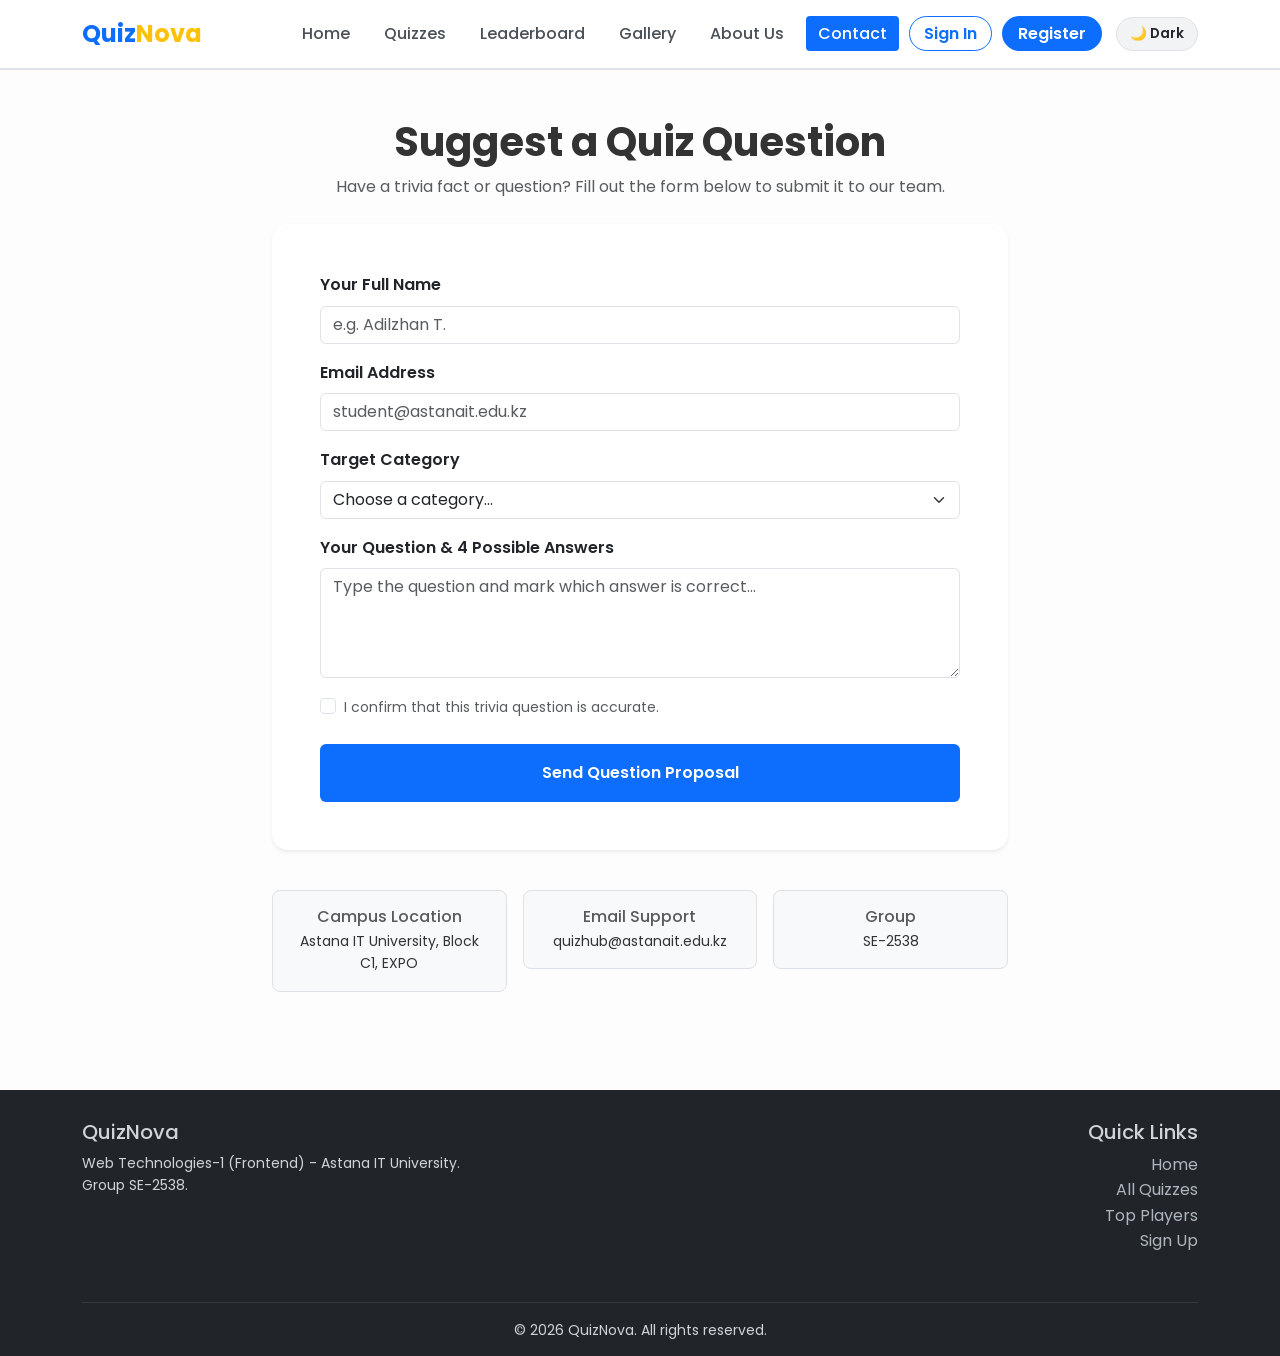
<file: contact.html>
<!DOCTYPE html>
<html lang="en">
<head>
  <meta charset="UTF-8">
  <meta name="viewport" content="width=device-width, initial-scale=1.0">
  <title>QuizNova - Contact</title>
  
  <link rel="preconnect" href="https://fonts.googleapis.com">
  <link rel="preconnect" href="https://fonts.gstatic.com" crossorigin>
  <link href="https://fonts.googleapis.com/css2?family=Poppins:wght@400;500;600;700&display=swap" rel="stylesheet">
  
  <link href="https://cdn.jsdelivr.net/npm/bootstrap@5.3.3/dist/css/bootstrap.min.css" rel="stylesheet">
  <link rel="stylesheet" href="css/style.css">
  <script>
    (function () {
      var savedTheme = localStorage.getItem("quiznova_theme");
      if (savedTheme === "dark") {
        document.documentElement.setAttribute("data-theme", "dark");
        document.documentElement.setAttribute("data-bs-theme", "dark");
      }
    })();
  </script>
</head>
<body>

    <header class="custom-header">
    <div class="container header-container">
      <a href="index.html" class="site-logo">Quiz<span>Nova</span></a>
      <nav class="custom-nav">
        <ul>
          <li><a href="index.html">Home</a></li>
          <li><a href="quizzes.html">Quizzes</a></li>
          <li><a href="leaderboard.html">Leaderboard</a></li>
          <li><a href="gallery.html">Gallery</a></li>
          <li><a href="about.html">About Us</a></li>
          <li><a href="contact.html" class="active">Contact</a></li>
          <li class="nav-guest-only"><a href="signin.html" class="btn-nav-signin">Sign In</a></li>
          <li class="nav-guest-only"><a href="register.html" class="btn-nav-register">Register</a></li>
          <li class="nav-user-only" style="display: none;">
            <a href="signin.html" class="nav-user-pill" id="navUserBadge">👤 <span id="navUserName">Player</span></a>
          </li>
          <li class="nav-user-only" style="display: none;">
            <button type="button" id="navSignOutBtn" class="btn-nav-signout">Sign Out</button>
          </li>
        </ul>
        <div class="header-controls">
          <button type="button" id="themeToggleBtn" class="theme-toggle-btn" aria-label="Toggle color theme">🌙 Dark</button>
        </div>
      </nav>
    </div>
  </header>

  <main class="container my-5">
    <div class="row justify-content-center">
      <div class="col-12 col-lg-8">
        
        <div class="text-center mb-4">
          <h1 class="fw-bold">Suggest a Quiz Question</h1>
          <p class="text-muted">Have a trivia fact or question? Fill out the form below to submit it to our team.</p>
        </div>

        <div id="contactSuccessAlert" class="alert alert-success shadow-sm" style="display: none;" role="alert">
          Thank you! Your question suggestion has been received.
        </div>

        <div class="card p-4 p-md-5 shadow-sm border-0 bg-white rounded-4">
          <form id="contactForm">
            
            <div class="mb-3">
              <label for="contactFullName" class="form-label fw-semibold">Your Full Name</label>
              <input type="text" class="form-control" id="contactFullName" placeholder="e.g. Adilzhan T." required>
            </div>

            <div class="mb-3">
              <label for="contactEmail" class="form-label fw-semibold">Email Address</label>
              <input type="email" class="form-control" id="contactEmail" placeholder="student@astanait.edu.kz" required>
            </div>

            <div class="mb-3">
              <label for="contactCategory" class="form-label fw-semibold">Target Category</label>
              <select class="form-select" id="contactCategory" required>
                <option value="" selected disabled>Choose a category...</option>
                <option value="web-dev">Web Technologies & Coding</option>
                <option value="history">World History</option>
                <option value="science">Science & Nature</option>
                <option value="campus">Astana IT University Trivia</option>
                <option value="cinema">Cinema & Pop Culture</option>
              </select>
            </div>

            <div class="mb-3">
              <label for="contactQuestion" class="form-label fw-semibold">Your Question & 4 Possible Answers</label>
              <textarea class="form-control" id="contactQuestion" rows="4" placeholder="Type the question and mark which answer is correct..." required></textarea>
            </div>

            <div class="mb-4 form-check">
              <input type="checkbox" class="form-check-input" id="contactTerms" required>
              <label class="form-check-label small text-muted" for="contactTerms">
                I confirm that this trivia question is accurate.
              </label>
            </div>

            <button type="submit" class="custom-btn w-100 py-3 fw-semibold">Send Question Proposal</button>

          </form>
        </div>

        <div class="row g-3 mt-4 text-center">
          <div class="col-md-4">
            <div class="p-3 bg-light border rounded-3">
              <h6 class="text-muted mb-1">Campus Location</h6>
              <p class="small mb-0">Astana IT University, Block C1, EXPO</p>
            </div>
          </div>
          <div class="col-md-4">
            <div class="p-3 bg-light border rounded-3">
              <h6 class="text-muted mb-1">Email Support</h6>
              <p class="small mb-0">quizhub@astanait.edu.kz</p>
            </div>
          </div>
          <div class="col-md-4">
            <div class="p-3 bg-light border rounded-3">
              <h6 class="text-muted mb-1">Group</h6>
              <p class="small mb-0">SE-2538</p>
            </div>
          </div>
        </div>

      </div>
    </div>
  </main>

  <a href="#" class="floating-back-btn" title="Back to top">↑</a>

  <footer class="custom-footer">
    <div class="container">
      <div class="row">
        <div class="col-12 col-md-6 mb-3">
          <h5>QuizNova</h5>
          <p class="small">Web Technologies-1 (Frontend) - Astana IT University.<br>Group SE-2538.</p>
        </div>
        <div class="col-12 col-md-6 text-md-end mb-3">
          <h5>Quick Links</h5>
          <ul class="list-unstyled">
            <li><a href="index.html">Home</a></li>
            <li><a href="quizzes.html">All Quizzes</a></li>
            <li><a href="leaderboard.html">Top Players</a></li>
            <li><a href="register.html">Sign Up</a></li>
          </ul>
        </div>
      </div>
      <hr class="border-secondary">
      <div class="text-center small">
        &copy; 2026 QuizNova. All rights reserved.
      </div>
    </div>
  </footer>

  <script src="https://code.jquery.com/jquery-3.7.1.min.js"></script>
  <script src="https://cdn.jsdelivr.net/npm/bootstrap@5.3.3/dist/js/bootstrap.bundle.min.js"></script>
  <script src="js/script.js"></script>
  <script>
    $("#contactForm").on("submit", function(e) {
      e.preventDefault();
      $("#contactSuccessAlert").slideDown(250);
      this.reset();
      setTimeout(function() {
        $("#contactSuccessAlert").slideUp(250);
      }, 3500);
    });
  </script>
</body>
</html>
</file>
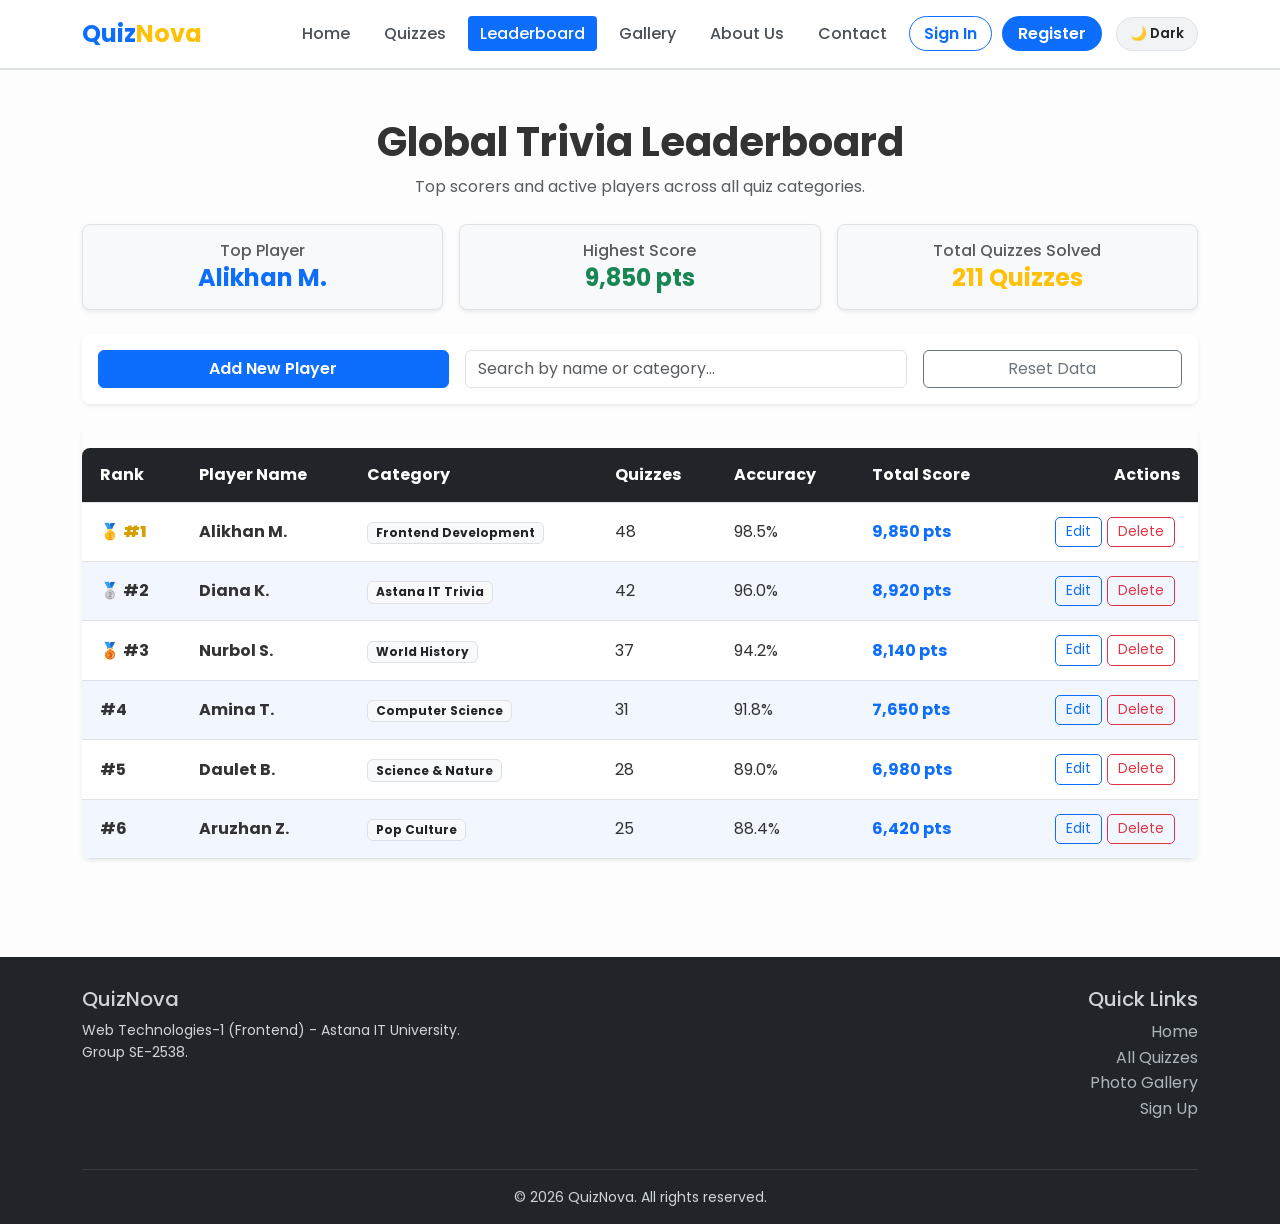
<file: leaderboard.html>
<!DOCTYPE html>
<html lang="en">
<head>
  <meta charset="UTF-8">
  <meta name="viewport" content="width=device-width, initial-scale=1.0">
  <title>QuizNova - Leaderboard</title>
  
  <link rel="preconnect" href="https://fonts.googleapis.com">
  <link rel="preconnect" href="https://fonts.gstatic.com" crossorigin>
  <link href="https://fonts.googleapis.com/css2?family=Poppins:wght@400;500;600;700&display=swap" rel="stylesheet">
  
  <link href="https://cdn.jsdelivr.net/npm/bootstrap@5.3.3/dist/css/bootstrap.min.css" rel="stylesheet">
  <link rel="stylesheet" href="css/style.css">
  <script>
    (function () {
      var savedTheme = localStorage.getItem("quiznova_theme");
      if (savedTheme === "dark") {
        document.documentElement.setAttribute("data-theme", "dark");
        document.documentElement.setAttribute("data-bs-theme", "dark");
      }
    })();
  </script>
</head>
<body>

    <header class="custom-header">
    <div class="container header-container">
      <a href="index.html" class="site-logo">Quiz<span>Nova</span></a>
      <nav class="custom-nav">
        <ul>
          <li><a href="index.html">Home</a></li>
          <li><a href="quizzes.html">Quizzes</a></li>
          <li><a href="leaderboard.html" class="active">Leaderboard</a></li>
          <li><a href="gallery.html">Gallery</a></li>
          <li><a href="about.html">About Us</a></li>
          <li><a href="contact.html">Contact</a></li>
          <li class="nav-guest-only"><a href="signin.html" class="btn-nav-signin">Sign In</a></li>
          <li class="nav-guest-only"><a href="register.html" class="btn-nav-register">Register</a></li>
          <li class="nav-user-only" style="display: none;">
            <a href="signin.html" class="nav-user-pill" id="navUserBadge">👤 <span id="navUserName">Player</span></a>
          </li>
          <li class="nav-user-only" style="display: none;">
            <button type="button" id="navSignOutBtn" class="btn-nav-signout">Sign Out</button>
          </li>
        </ul>
        <div class="header-controls">
          <button type="button" id="themeToggleBtn" class="theme-toggle-btn" aria-label="Toggle color theme">🌙 Dark</button>
        </div>
      </nav>
    </div>
  </header>

  <main class="container my-5">
    <div class="text-center mb-4">
      <h1 class="fw-bold">Global Trivia Leaderboard</h1>
      <p class="text-muted">Top scorers and active players across all quiz categories.</p>
    </div>

    <div id="tableAlert" class="alert alert-success alert-dismissible fade show" style="display: none;" role="alert"></div>

    <div class="row g-3 mb-4 text-center">
      <div class="col-md-4">
        <div class="p-3 bg-light border rounded-3 shadow-sm">
          <h6 class="text-muted mb-1">Top Player</h6>
          <h4 id="statTopPlayer" class="fw-bold text-primary mb-0">Loading...</h4>
        </div>
      </div>
      <div class="col-md-4">
        <div class="p-3 bg-light border rounded-3 shadow-sm">
          <h6 class="text-muted mb-1">Highest Score</h6>
          <h4 id="statHighestScore" class="fw-bold text-success mb-0">0 pts</h4>
        </div>
      </div>
      <div class="col-md-4">
        <div class="p-3 bg-light border rounded-3 shadow-sm">
          <h6 class="text-muted mb-1">Total Quizzes Solved</h6>
          <h4 id="statTotalQuizzes" class="fw-bold text-warning mb-0">0 Quizzes</h4>
        </div>
      </div>
    </div>

    <div class="card p-3 mb-4 border-0 shadow-sm bg-white rounded-3">
      <div class="row g-3 align-items-center">
        <div class="col-12 col-md-4">
          <button type="button" id="btnOpenAddModal" class="btn btn-primary w-100 fw-semibold">
            Add New Player
          </button>
        </div>
        
        <div class="col-12 col-md-5">
          <input type="text" id="leaderboardSearchInput" class="form-control" placeholder="Search by name or category...">
        </div>

        <div class="col-12 col-md-3 text-md-end">
          <button type="button" id="btnResetLeaderboard" class="btn btn-outline-secondary w-100">
            Reset Data
          </button>
        </div>
      </div>
    </div>

    <div class="table-responsive shadow-sm rounded-3">
      <table id="leaderboardTable" class="leaderboard-table">
        <thead>
          <tr>
            <th scope="col">Rank</th>
            <th scope="col">Player Name</th>
            <th scope="col">Category</th>
            <th scope="col">Quizzes</th>
            <th scope="col">Accuracy</th>
            <th scope="col">Total Score</th>
            <th scope="col" class="text-end">Actions</th>
          </tr>
        </thead>
        <tbody id="leaderboardTableBody"></tbody>
      </table>
    </div>
  </main>

  <div class="modal fade" id="playerModal" tabindex="-1" aria-labelledby="playerModalLabel" aria-hidden="true">
    <div class="modal-dialog modal-dialog-centered">
      <div class="modal-content">
        
        <div class="modal-header">
          <h5 class="modal-title fw-bold" id="playerModalLabel">Add Player</h5>
          <button type="button" class="btn-close" data-bs-dismiss="modal" aria-label="Close"></button>
        </div>

        <form id="playerForm">
          <div class="modal-body">
            
            <input type="hidden" id="playerId">

            <div id="playerModalError" class="alert alert-danger py-2 small mb-3" style="display: none;"></div>

            <div class="mb-3">
              <label for="playerName" class="form-label fw-semibold">Player Name</label>
              <input type="text" class="form-control" id="playerName" placeholder="e.g. Adilzhan T." required>
            </div>

            <div class="mb-3">
              <label for="playerCategory" class="form-label fw-semibold">Favorite Category</label>
              <select class="form-select" id="playerCategory" required>
                <option value="Frontend Development">Frontend Development</option>
                <option value="Astana IT Trivia">Astana IT Trivia</option>
                <option value="World History">World History</option>
                <option value="Computer Science">Computer Science</option>
                <option value="Science & Nature">Science & Nature</option>
                <option value="Pop Culture">Pop Culture</option>
              </select>
            </div>

            <div class="mb-3">
              <label for="playerQuizzes" class="form-label fw-semibold">Quizzes Completed</label>
              <input type="number" class="form-control" id="playerQuizzes" min="1" max="500" placeholder="e.g. 35" required>
            </div>

            <div class="mb-3">
              <label for="playerAccuracy" class="form-label fw-semibold">Accuracy (%)</label>
              <input type="number" step="0.1" class="form-control" id="playerAccuracy" min="0" max="100" placeholder="e.g. 95.5" required>
            </div>

            <div class="mb-3">
              <label for="playerScore" class="form-label fw-semibold">Total Score</label>
              <input type="number" class="form-control" id="playerScore" min="0" max="100000" placeholder="e.g. 8500" required>
            </div>

          </div>

          <div class="modal-footer">
            <button type="button" class="btn btn-secondary" data-bs-dismiss="modal">Cancel</button>
            <button type="submit" id="btnSavePlayer" class="btn btn-primary fw-semibold">Save Player</button>
          </div>
        </form>

      </div>
    </div>
  </div>

  <a href="#" class="floating-back-btn" title="Back to top">↑</a>

  <footer class="custom-footer">
    <div class="container">
      <div class="row">
        <div class="col-12 col-md-6 mb-3">
          <h5>QuizNova</h5>
          <p class="small">Web Technologies-1 (Frontend) - Astana IT University.<br>Group SE-2538.</p>
        </div>
        <div class="col-12 col-md-6 text-md-end mb-3">
          <h5>Quick Links</h5>
          <ul class="list-unstyled">
            <li><a href="index.html">Home</a></li>
            <li><a href="quizzes.html">All Quizzes</a></li>
            <li><a href="gallery.html">Photo Gallery</a></li>
            <li><a href="register.html">Sign Up</a></li>
          </ul>
        </div>
      </div>
      <hr class="border-secondary">
      <div class="text-center small">
        &copy; 2026 QuizNova. All rights reserved.
      </div>
    </div>
  </footer>

  <script src="https://code.jquery.com/jquery-3.7.1.min.js"></script>
  <script src="https://cdn.jsdelivr.net/npm/bootstrap@5.3.3/dist/js/bootstrap.bundle.min.js"></script>
  <script src="js/script.js"></script>
</body>
</html>
</file>
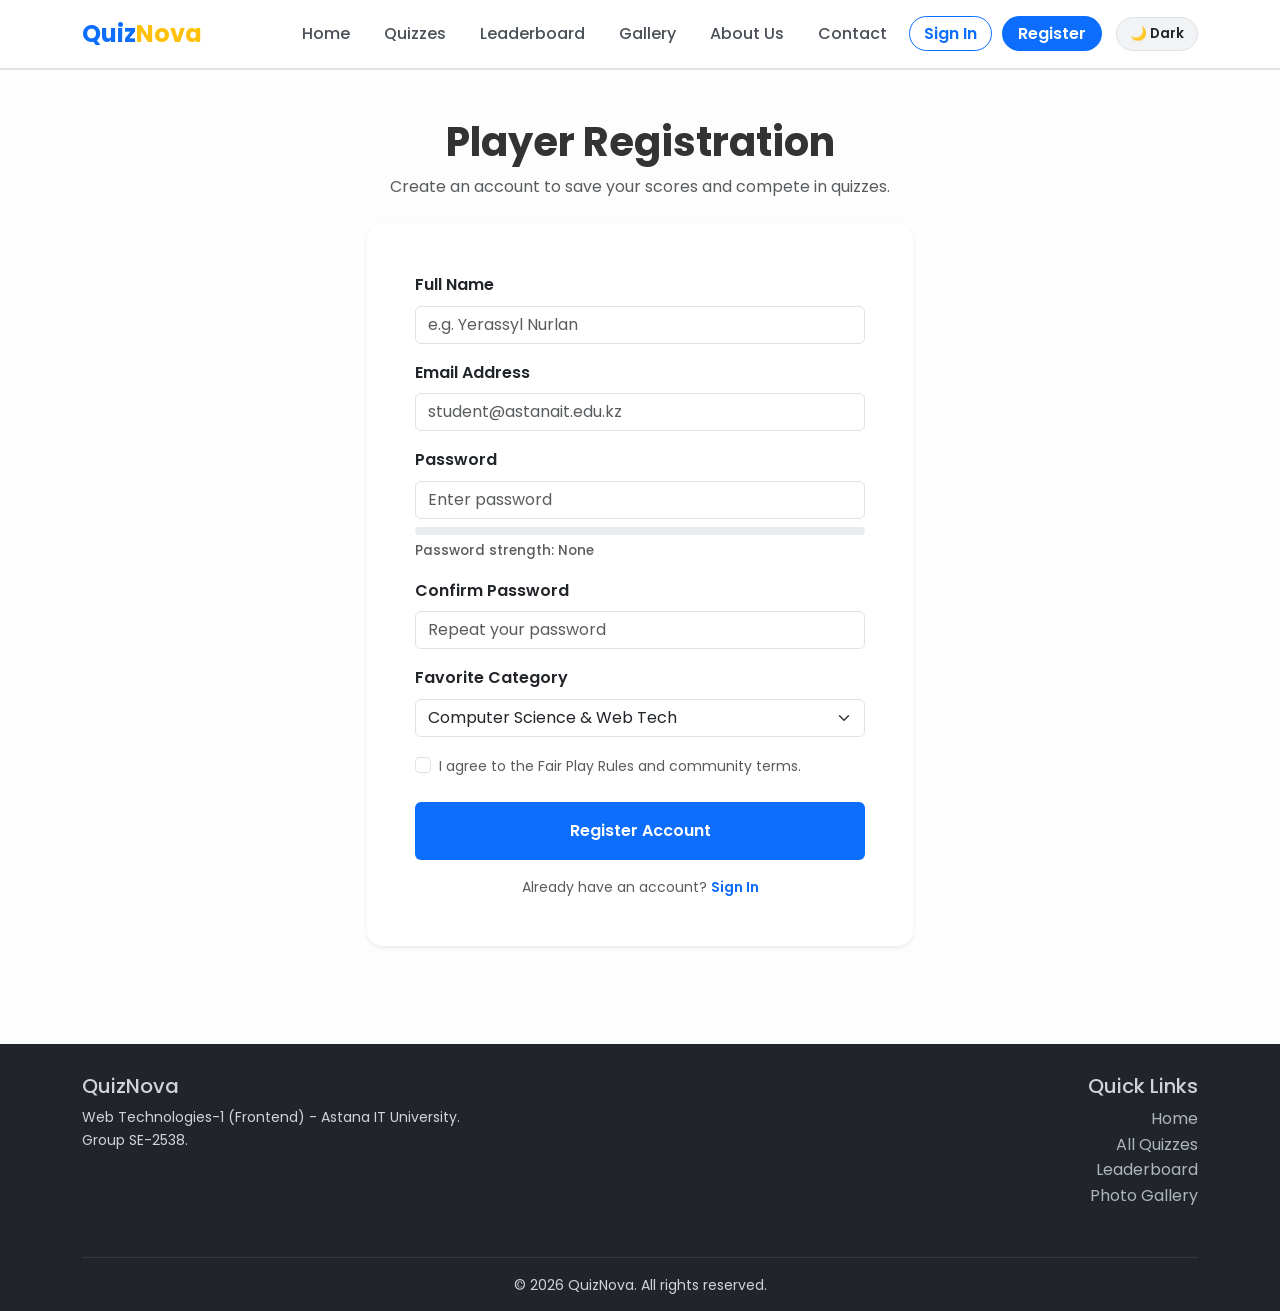
<file: register.html>
<!DOCTYPE html>
<html lang="en">
<head>
  <meta charset="UTF-8">
  <meta name="viewport" content="width=device-width, initial-scale=1.0">
  <title>QuizNova - Register</title>
  
  <link rel="preconnect" href="https://fonts.googleapis.com">
  <link rel="preconnect" href="https://fonts.gstatic.com" crossorigin>
  <link href="https://fonts.googleapis.com/css2?family=Poppins:wght@400;500;600;700&display=swap" rel="stylesheet">
  
  <link href="https://cdn.jsdelivr.net/npm/bootstrap@5.3.3/dist/css/bootstrap.min.css" rel="stylesheet">
  <link rel="stylesheet" href="css/style.css">
  <script>
    (function () {
      var savedTheme = localStorage.getItem("quiznova_theme");
      if (savedTheme === "dark") {
        document.documentElement.setAttribute("data-theme", "dark");
        document.documentElement.setAttribute("data-bs-theme", "dark");
      }
    })();
  </script>
</head>
<body>

    <header class="custom-header">
    <div class="container header-container">
      <a href="index.html" class="site-logo">Quiz<span>Nova</span></a>
      <nav class="custom-nav">
        <ul>
          <li><a href="index.html">Home</a></li>
          <li><a href="quizzes.html">Quizzes</a></li>
          <li><a href="leaderboard.html">Leaderboard</a></li>
          <li><a href="gallery.html">Gallery</a></li>
          <li><a href="about.html">About Us</a></li>
          <li><a href="contact.html">Contact</a></li>
          <li class="nav-guest-only"><a href="signin.html" class="btn-nav-signin">Sign In</a></li>
          <li class="nav-guest-only"><a href="register.html" class="active btn-nav-register">Register</a></li>
          <li class="nav-user-only" style="display: none;">
            <a href="signin.html" class="nav-user-pill" id="navUserBadge">👤 <span id="navUserName">Player</span></a>
          </li>
          <li class="nav-user-only" style="display: none;">
            <button type="button" id="navSignOutBtn" class="btn-nav-signout">Sign Out</button>
          </li>
        </ul>
        <div class="header-controls">
          <button type="button" id="themeToggleBtn" class="theme-toggle-btn" aria-label="Toggle color theme">🌙 Dark</button>
        </div>
      </nav>
    </div>
  </header>

  <main class="container my-5">
    <div class="row justify-content-center">
      <div class="col-12 col-md-8 col-lg-6">
        
        <div class="text-center mb-4">
          <h1 class="fw-bold">Player Registration</h1>
          <p class="text-muted">Create an account to save your scores and compete in quizzes.</p>
        </div>

        <div id="formAlertSuccess" class="alert alert-success shadow-sm" style="display: none;" role="alert"></div>
        <div id="formAlertError" class="alert alert-danger shadow-sm" style="display: none;" role="alert"></div>

        <div class="card p-4 p-md-5 shadow-sm border-0 rounded-4 bg-white">
          <form id="registrationForm" novalidate>
            
            <div class="mb-3">
              <label for="regFullName" class="form-label fw-semibold">Full Name</label>
              <input type="text" class="form-control" id="regFullName" placeholder="e.g. Yerassyl Nurlan" required>
              <div id="nameFeedback" class="invalid-feedback"></div>
            </div>

            <div class="mb-3">
              <label for="regEmail" class="form-label fw-semibold">Email Address</label>
              <input type="email" class="form-control" id="regEmail" placeholder="student@astanait.edu.kz" required>
              <div id="emailFeedback" class="invalid-feedback"></div>
            </div>

            <div class="mb-3">
              <label for="regPassword" class="form-label fw-semibold">Password</label>
              <input type="password" class="form-control" id="regPassword" placeholder="Enter password" required>
              
              <div class="password-strength-meter">
                <div id="passwordStrengthBar" class="password-strength-bar"></div>
              </div>
              <div id="passwordStrengthText" class="password-feedback-text text-muted">
                Password strength: None
              </div>
              
              <div id="passwordFeedback" class="invalid-feedback"></div>
            </div>

            <div class="mb-3">
              <label for="regConfirmPassword" class="form-label fw-semibold">Confirm Password</label>
              <input type="password" class="form-control" id="regConfirmPassword" placeholder="Repeat your password" required>
              <div id="confirmPasswordFeedback" class="invalid-feedback"></div>
            </div>

            <div class="mb-3">
              <label for="regTopic" class="form-label fw-semibold">Favorite Category</label>
              <select class="form-select" id="regTopic">
                <option value="cs" selected>Computer Science & Web Tech</option>
                <option value="history">World History</option>
                <option value="science">Science & Nature</option>
                <option value="aitu">Astana IT University Trivia</option>
                <option value="pop">Pop Culture & Cinema</option>
              </select>
            </div>

            <div class="mb-4 form-check">
              <input type="checkbox" class="form-check-input" id="regTerms" required>
              <label class="form-check-label small text-muted" for="regTerms">
                I agree to the Fair Play Rules and community terms.
              </label>
              <div class="invalid-feedback">You must agree before registering.</div>
            </div>

            <button type="submit" id="btnSubmitRegister" class="custom-btn w-100 py-3 fw-semibold">
              Register Account
            </button>

            <p class="text-center text-muted small mt-3 mb-0">
              Already have an account? <a href="signin.html" class="text-primary fw-semibold text-decoration-none">Sign In</a>
            </p>

          </form>
        </div>

      </div>
    </div>
  </main>

  <a href="#" class="floating-back-btn" title="Back to top">↑</a>

  <footer class="custom-footer">
    <div class="container">
      <div class="row">
        <div class="col-12 col-md-6 mb-3">
          <h5>QuizNova</h5>
          <p class="small">Web Technologies-1 (Frontend) - Astana IT University.<br>Group SE-2538.</p>
        </div>
        <div class="col-12 col-md-6 text-md-end mb-3">
          <h5>Quick Links</h5>
          <ul class="list-unstyled">
            <li><a href="index.html">Home</a></li>
            <li><a href="quizzes.html">All Quizzes</a></li>
            <li><a href="leaderboard.html">Leaderboard</a></li>
            <li><a href="gallery.html">Photo Gallery</a></li>
          </ul>
        </div>
      </div>
      <hr class="border-secondary">
      <div class="text-center small">
        &copy; 2026 QuizNova. All rights reserved.
      </div>
    </div>
  </footer>

  <script src="https://code.jquery.com/jquery-3.7.1.min.js"></script>
  <script src="https://cdn.jsdelivr.net/npm/bootstrap@5.3.3/dist/js/bootstrap.bundle.min.js"></script>
  <script src="js/script.js"></script>
</body>
</html>
</file>
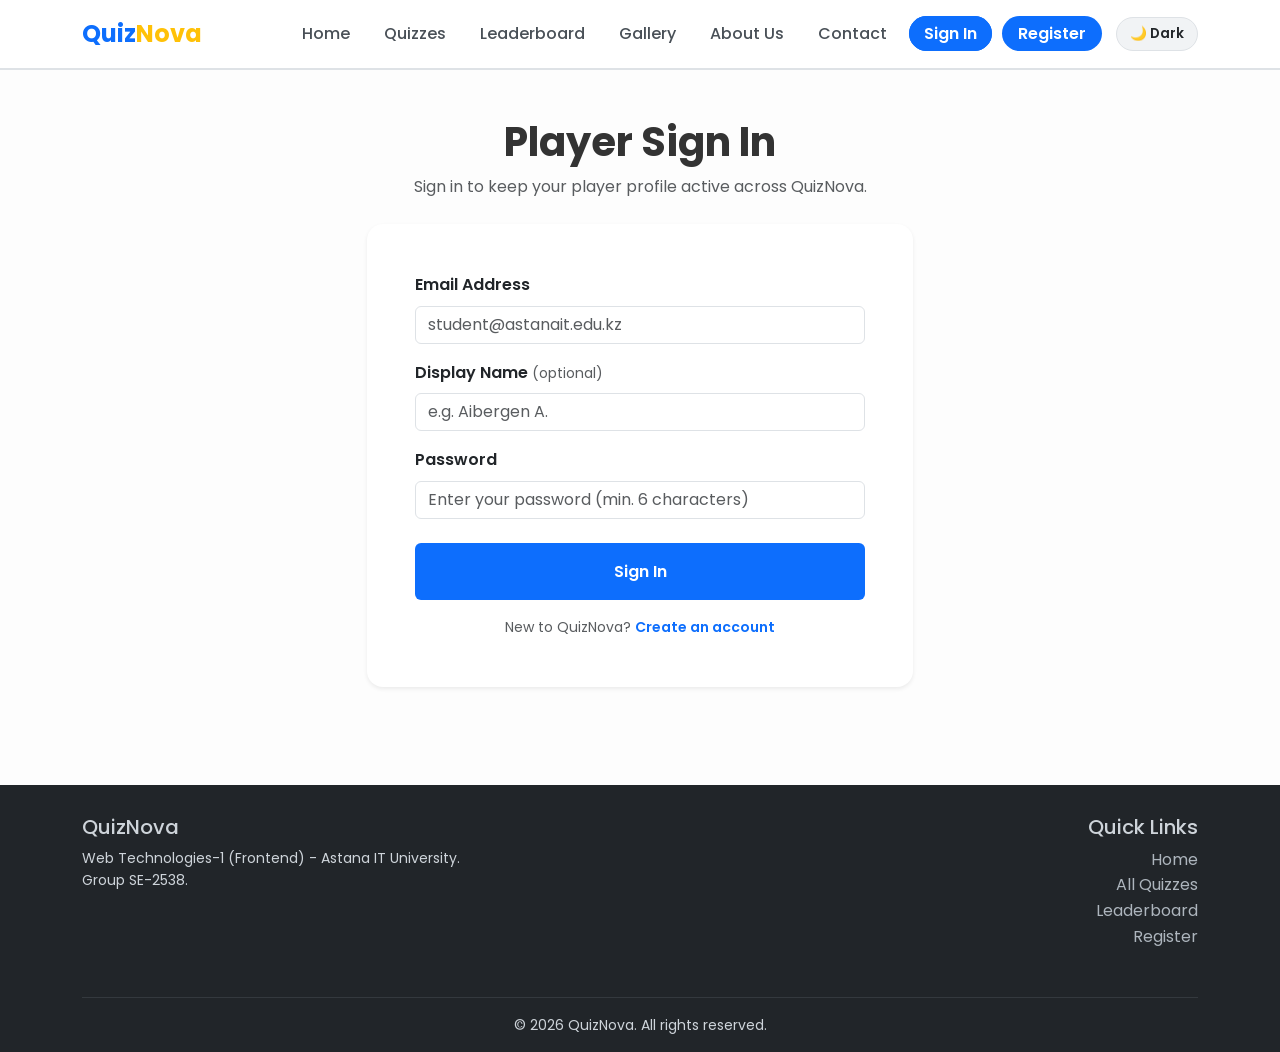
<file: signin.html>
<!DOCTYPE html>
<html lang="en">
<head>
  <meta charset="UTF-8">
  <meta name="viewport" content="width=device-width, initial-scale=1.0">
  <title>QuizNova - Sign In</title>

  <link rel="preconnect" href="https://fonts.googleapis.com">
  <link rel="preconnect" href="https://fonts.gstatic.com" crossorigin>
  <link href="https://fonts.googleapis.com/css2?family=Poppins:wght@400;500;600;700&display=swap" rel="stylesheet">

  <link href="https://cdn.jsdelivr.net/npm/bootstrap@5.3.3/dist/css/bootstrap.min.css" rel="stylesheet">
  <link rel="stylesheet" href="css/style.css">
  <script>
    (function () {
      var savedTheme = localStorage.getItem("quiznova_theme");
      if (savedTheme === "dark") {
        document.documentElement.setAttribute("data-theme", "dark");
        document.documentElement.setAttribute("data-bs-theme", "dark");
      }
    })();
  </script>
</head>
<body>

  <header class="custom-header">
    <div class="container header-container">
      <a href="index.html" class="site-logo">Quiz<span>Nova</span></a>
      <nav class="custom-nav">
        <ul>
          <li><a href="index.html">Home</a></li>
          <li><a href="quizzes.html">Quizzes</a></li>
          <li><a href="leaderboard.html">Leaderboard</a></li>
          <li><a href="gallery.html">Gallery</a></li>
          <li><a href="about.html">About Us</a></li>
          <li><a href="contact.html">Contact</a></li>
          <li class="nav-guest-only"><a href="signin.html" class="active btn-nav-signin">Sign In</a></li>
          <li class="nav-guest-only"><a href="register.html" class="btn-nav-register">Register</a></li>
          <li class="nav-user-only" style="display: none;">
            <a href="signin.html" class="nav-user-pill" id="navUserBadge">👤 <span id="navUserName">Player</span></a>
          </li>
          <li class="nav-user-only" style="display: none;">
            <button type="button" id="navSignOutBtn" class="btn-nav-signout">Sign Out</button>
          </li>
        </ul>
        <div class="header-controls">
          <button type="button" id="themeToggleBtn" class="theme-toggle-btn" aria-label="Toggle color theme">🌙 Dark</button>
        </div>
      </nav>
    </div>
  </header>

  <main class="container my-5">
    <div class="row justify-content-center">
      <div class="col-12 col-md-8 col-lg-6">

        <div id="signInSection">
          <div class="text-center mb-4">
            <h1 class="fw-bold">Player Sign In</h1>
            <p class="text-muted">Sign in to keep your player profile active across QuizNova.</p>
          </div>

          <div id="signInAlertSuccess" class="alert alert-success shadow-sm" style="display: none;" role="alert"></div>
          <div id="signInAlertError" class="alert alert-danger shadow-sm" style="display: none;" role="alert"></div>

          <div class="card p-4 p-md-5 shadow-sm border-0 rounded-4 bg-white">
            <form id="signInForm" novalidate>
              <div class="mb-3">
                <label for="loginEmail" class="form-label fw-semibold">Email Address</label>
                <input type="email" class="form-control" id="loginEmail" placeholder="student@astanait.edu.kz" required>
                <div id="loginEmailFeedback" class="invalid-feedback"></div>
              </div>

              <div class="mb-3">
                <label for="loginDisplayName" class="form-label fw-semibold">Display Name <span class="text-muted fw-normal small">(optional)</span></label>
                <input type="text" class="form-control" id="loginDisplayName" placeholder="e.g. Aibergen A.">
                <div id="loginNameFeedback" class="invalid-feedback"></div>
              </div>

              <div class="mb-4">
                <label for="loginPassword" class="form-label fw-semibold">Password</label>
                <input type="password" class="form-control" id="loginPassword" placeholder="Enter your password (min. 6 characters)" required>
                <div id="loginPasswordFeedback" class="invalid-feedback"></div>
              </div>

              <button type="submit" id="btnSubmitSignIn" class="custom-btn w-100 py-3 fw-semibold">
                Sign In
              </button>

              <p class="text-center text-muted small mt-3 mb-0">
                New to QuizNova? <a href="register.html" class="text-primary fw-semibold text-decoration-none">Create an account</a>
              </p>
            </form>
          </div>
        </div>

        <div id="signedInSection" style="display: none;">
          <div class="card p-4 p-md-5 shadow-sm border-0 rounded-4 bg-white text-center">
            <div class="display-4 mb-2">👋</div>
            <h2 class="fw-bold mb-1">Welcome back, <span id="profileUserName" class="text-primary">Player</span>!</h2>
            <p class="text-muted mb-4">You are currently signed in to QuizNova.</p>

            <div class="p-3 bg-light rounded-3 border text-start mb-4">
              <div class="mb-2"><strong>Display Name:</strong> <span id="profileDetailName">—</span></div>
              <div class="mb-2"><strong>Email:</strong> <span id="profileDetailEmail">—</span></div>
              <div class="mb-0"><strong>Session Active Since:</strong> <span id="profileDetailTime">—</span></div>
            </div>

            <div class="d-flex justify-content-center gap-2 flex-wrap mb-3">
              <a href="quizzes.html" class="custom-btn">Play Quizzes</a>
              <a href="leaderboard.html" class="btn btn-outline-primary px-4 py-2">View Leaderboard</a>
            </div>

            <button type="button" id="btnSignOutPage" class="btn btn-outline-danger w-100 py-2 fw-semibold">
              Sign Out
            </button>
          </div>
        </div>

      </div>
    </div>
  </main>

  <a href="#" class="floating-back-btn" title="Back to top">↑</a>

  <footer class="custom-footer">
    <div class="container">
      <div class="row">
        <div class="col-12 col-md-6 mb-3">
          <h5>QuizNova</h5>
          <p class="small">Web Technologies-1 (Frontend) - Astana IT University.<br>Group SE-2538.</p>
        </div>
        <div class="col-12 col-md-6 text-md-end mb-3">
          <h5>Quick Links</h5>
          <ul class="list-unstyled">
            <li><a href="index.html">Home</a></li>
            <li><a href="quizzes.html">All Quizzes</a></li>
            <li><a href="leaderboard.html">Leaderboard</a></li>
            <li><a href="register.html">Register</a></li>
          </ul>
        </div>
      </div>
      <hr class="border-secondary">
      <div class="text-center small">
        &copy; 2026 QuizNova. All rights reserved.
      </div>
    </div>
  </footer>

  <script src="https://code.jquery.com/jquery-3.7.1.min.js"></script>
  <script src="https://cdn.jsdelivr.net/npm/bootstrap@5.3.3/dist/js/bootstrap.bundle.min.js"></script>
  <script src="js/script.js"></script>
</body>
</html>
</file>
<file: css/style.css>
:root {
  --primary-color: #0d6efd;
  --primary-hover: #0b5ed7;
  --secondary-color: #ffc107;
  --dark-bg: #212529;
  --light-bg: #f8f9fa;
  --text-main: #333333;
  --border-color: #dee2e6;
}

* {
  box-sizing: border-box;
  margin: 0;
  padding: 0;
}

body {
  font-family: 'Poppins', sans-serif;
  color: var(--text-main);
  background-color: #fdfdfd;
  line-height: 1.6;
  min-height: 100vh;
  display: flex;
  flex-direction: column;
}

main {
  flex: 1; 
}

.custom-header {
  background-color: #ffffff;
  border-bottom: 2px solid var(--border-color);
  padding: 15px 0;
}

.header-container {
  display: flex;
  justify-content: space-between;
  align-items: center;
}

.site-logo {
  font-size: 1.5rem;
  font-weight: 700;
  color: var(--primary-color);
  text-decoration: none;
}

.site-logo span {
  color: var(--secondary-color);
}

.custom-nav ul {
  display: flex;
  list-style: none;
  gap: 20px;
}

.custom-nav a {
  text-decoration: none;
  color: #495057;
  font-weight: 500;
  padding: 6px 12px;
  border-radius: 4px;
  transition: all 0.2s ease;
}

.custom-nav a:hover,
.custom-nav a:focus {
  color: var(--primary-color);
  background-color: #e9ecef;
  outline: none;
}

.custom-nav a.active {
  color: #ffffff;
  background-color: var(--primary-color);
}

.hero-section {
  background: linear-gradient(135deg, #0d6efd 0%, #004085 100%);
  color: #ffffff;
  padding: 60px 0;
  border-radius: 0 0 20px 20px;
  margin-bottom: 40px;
}

.stats-flex-container {
  display: flex;
  justify-content: space-around;
  flex-wrap: wrap;
  gap: 20px;
  margin-top: 30px;
}

.stat-item {
  background-color: #ffffff;
  padding: 20px 30px;
  border-radius: 10px;
  border: 1px solid var(--border-color);
  text-align: center;
  flex: 1;
  min-width: 180px;
}

.stat-number {
  font-size: 2rem;
  font-weight: bold;
  color: var(--primary-color);
}

.quizzes-grid {
  display: grid;
  grid-template-columns: repeat(3, 1fr);
  gap: 25px;
  margin-top: 25px;
}

.quiz-card-wrapper {
  position: relative; 
  background: #ffffff;
  border: 1px solid var(--border-color);
  border-radius: 10px;
  overflow: hidden;
  box-shadow: 0 4px 6px rgba(0,0,0,0.05);
  transition: transform 0.2s ease;
}

.quiz-card-wrapper:hover {
  transform: translateY(-5px);
}

.quiz-badge {
  position: absolute; 
  top: 15px;
  right: 15px;
  background-color: var(--secondary-color);
  color: #000;
  font-weight: bold;
  font-size: 0.75rem;
  padding: 4px 10px;
  border-radius: 20px;
  text-transform: uppercase;
}

.floating-back-btn {
  position: fixed;
  bottom: 20px;
  right: 20px;
  background-color: var(--dark-bg);
  color: #fff;
  border-radius: 50%;
  width: 45px;
  height: 45px;
  display: flex;
  align-items: center;
  justify-content: center;
  text-decoration: none;
  font-weight: bold;
  box-shadow: 0 4px 8px rgba(0,0,0,0.3);
  z-index: 1000;
}

.floating-back-btn:hover {
  background-color: var(--primary-color);
  color: #ffffff;
}

.custom-btn {
  background-color: var(--primary-color);
  color: #ffffff;
  padding: 10px 24px;
  border-radius: 6px;
  border: none;
  font-size: 1rem;
  cursor: pointer;
  text-decoration: none;
  display: inline-block;
  transition: background-color 0.2s;
}

.custom-btn:hover {
  background-color: var(--primary-hover);
  color: #ffffff;
}

.custom-btn:focus {
  outline: 3px solid rgba(13, 110, 253, 0.4);
}

.leaderboard-table {
  width: 100%;
  border-collapse: collapse;
  margin-top: 20px;
  background-color: #fff;
  border-radius: 8px;
  overflow: hidden;
}

.leaderboard-table th,
.leaderboard-table td {
  padding: 14px 18px;
  text-align: left;
  border-bottom: 1px solid var(--border-color);
}

.leaderboard-table thead {
  background-color: var(--dark-bg);
  color: #ffffff;
}

/* Чередование строк таблицы через :nth-child */
.leaderboard-table tbody tr:nth-child(even) {
  background-color: #f2f7ff;
}

.leaderboard-table tbody tr:hover {
  background-color: #e2edff;
}

.leaderboard-table tbody tr:nth-child(1) td:first-child {
  font-weight: bold;
  color: #d4a000;
}

.custom-footer {
  background-color: var(--dark-bg);
  color: #ced4da;
  padding: 30px 0 15px 0;
  margin-top: 50px;
}

.custom-footer a {
  color: #adb5bd;
  text-decoration: none;
}

.custom-footer a:hover {
  color: #ffffff;
}


@media (max-width: 992px) {
  .quizzes-grid {
    grid-template-columns: repeat(2, 1fr); 
  }

  .hero-section h1 {
    font-size: 2rem;
  }
}

@media (max-width: 768px) {
  .header-container {
    flex-direction: column;
    gap: 15px;
  }

  .custom-nav ul {
    flex-direction: column;
    text-align: center;
    gap: 10px;
    width: 100%;
  }

  .quizzes-grid {
    grid-template-columns: 1fr; 
  }

  .stats-flex-container {
    flex-direction: column;
  }

  .stat-item {
    width: 100%;
  }
}


.btn-nav-register {
  background-color: var(--primary-color) !important;
  color: #ffffff !important;
  font-weight: 600 !important;
  border-radius: 20px !important;
  padding: 6px 16px !important;
  transition: all 0.2s ease !important;
}

.btn-nav-register:hover {
  background-color: var(--primary-hover) !important;
  box-shadow: 0 3px 8px rgba(13, 110, 253, 0.4);
}

.password-strength-meter {
  height: 8px;
  background-color: #e9ecef;
  border-radius: 4px;
  overflow: hidden;
  margin-top: 8px;
  margin-bottom: 5px;
}

.password-strength-bar {
  height: 100%;
  width: 0%;
  transition: width 0.3s ease, background-color 0.3s ease;
}

.strength-weak {
  width: 33%;
  background-color: #dc3545;
}

.strength-medium {
  width: 66%;
  background-color: #ffc107;
}

.strength-strong {
  width: 100%;
  background-color: #198754;
}

.password-feedback-text {
  font-size: 0.85rem;
  font-weight: 500;
}

.realtime-feedback {
  font-size: 0.85rem;
  margin-top: 4px;
  display: flex;
  align-items: center;
  gap: 5px;
}

.realtime-feedback.valid {
  color: #198754;
}

.realtime-feedback.invalid {
  color: #dc3545;
}

.search-wrapper {
  position: relative;
  max-width: 600px;
  margin: 0 auto 25px auto;
}

.search-wrapper .search-icon {
  position: absolute;
  left: 15px;
  top: 50%;
  transform: translateY(-50%);
  color: #6c757d;
  font-size: 1.1rem;
}

.search-wrapper input {
  padding-left: 45px;
  padding-right: 40px;
  height: 48px;
  border-radius: 25px;
  border: 2px solid #dee2e6;
  font-size: 1rem;
  transition: border-color 0.2s, box-shadow 0.2s;
}

.search-wrapper input:focus {
  border-color: var(--primary-color);
  box-shadow: 0 0 0 0.25rem rgba(13, 110, 253, 0.15);
}

.search-wrapper .clear-search-btn {
  position: absolute;
  right: 15px;
  top: 50%;
  transform: translateY(-50%);
  background: none;
  border: none;
  color: #6c757d;
  font-size: 1.2rem;
  cursor: pointer;
  display: none;
}

.search-wrapper .clear-search-btn:hover {
  color: #000;
}

.category-filter-btn {
  border-radius: 20px;
  padding: 6px 18px;
  font-size: 0.9rem;
  transition: all 0.2s;
}

.category-filter-btn.active {
  background-color: var(--primary-color);
  color: #fff;
  border-color: var(--primary-color);
  box-shadow: 0 2px 6px rgba(13, 110, 253, 0.3);
}

.crud-table-header {
  display: flex;
  justify-content: space-between;
  align-items: center;
  flex-wrap: wrap;
  gap: 15px;
  margin-bottom: 20px;
}

.table-action-btn {
  padding: 4px 10px;
  font-size: 0.85rem;
  border-radius: 5px;
  margin-right: 5px;
}

.row-highlight {
  animation: rowHighlightAnim 1.8s ease-out;
}

@keyframes rowHighlightAnim {
  0% { background-color: #d1e7dd; }
  100% { background-color: transparent; }
}

.gallery-grid {
  display: grid;
  grid-template-columns: repeat(3, 1fr);
  gap: 24px;
}

@media (max-width: 992px) {
  .gallery-grid {
    grid-template-columns: repeat(2, 1fr);
  }
}

@media (max-width: 576px) {
  .gallery-grid {
    grid-template-columns: 1fr;
  }
}

.gallery-card {
  position: relative;
  border-radius: 12px;
  overflow: hidden;
  box-shadow: 0 4px 12px rgba(0,0,0,0.08);
  cursor: pointer;
  background-color: #fff;
  transition: transform 0.3s ease, box-shadow 0.3s ease;
}

.gallery-card:hover {
  transform: translateY(-6px);
  box-shadow: 0 8px 24px rgba(0,0,0,0.15);
}

.gallery-card img {
  width: 100%;
  height: 220px;
  object-fit: cover;
  transition: transform 0.4s ease;
}

.gallery-card:hover img {
  transform: scale(1.05);
}

.gallery-card .gallery-info {
  padding: 14px 18px;
}

.gallery-card .gallery-badge {
  position: absolute;
  top: 12px;
  right: 12px;
  background-color: rgba(13, 110, 253, 0.9);
  color: #fff;
  font-size: 0.75rem;
  font-weight: 600;
  padding: 4px 10px;
  border-radius: 20px;
  backdrop-filter: blur(4px);
}

.custom-lightbox {
  position: fixed;
  top: 0;
  left: 0;
  width: 100vw;
  height: 100vh;
  background-color: rgba(0, 0, 0, 0.92);
  z-index: 10500;
  display: none;
  justify-content: center;
  align-items: center;
  flex-direction: column;
}

.lightbox-content-box {
  position: relative;
  max-width: 85vw;
  max-height: 80vh;
  display: flex;
  flex-direction: column;
  align-items: center;
}

.lightbox-content-box img {
  max-width: 100%;
  max-height: 72vh;
  border-radius: 8px;
  box-shadow: 0 10px 40px rgba(0,0,0,0.8);
  object-fit: contain;
}

.lightbox-caption-box {
  color: #f8f9fa;
  margin-top: 15px;
  text-align: center;
}

.lightbox-caption-box h5 {
  font-size: 1.15rem;
  margin-bottom: 4px;
  font-weight: 600;
}

.lightbox-caption-box p {
  font-size: 0.9rem;
  color: #adb5bd;
  margin-bottom: 0;
}

.lightbox-btn {
  background-color: rgba(255, 255, 255, 0.15);
  border: 1px solid rgba(255, 255, 255, 0.3);
  color: #ffffff;
  width: 50px;
  height: 50px;
  border-radius: 50%;
  font-size: 1.5rem;
  cursor: pointer;
  display: flex;
  align-items: center;
  justify-content: center;
  transition: all 0.2s ease;
  user-select: none;
}

.lightbox-btn:hover {
  background-color: rgba(255, 255, 255, 0.35);
  color: #ffffff;
  transform: scale(1.1);
}

.lightbox-nav-prev {
  position: absolute;
  left: 30px;
  top: 50%;
  transform: translateY(-50%);
}

.lightbox-nav-next {
  position: absolute;
  right: 30px;
  top: 50%;
  transform: translateY(-50%);
}

.lightbox-close-btn {
  position: absolute;
  top: 25px;
  right: 35px;
  font-size: 2rem;
  line-height: 1;
}

.lightbox-counter-badge {
  position: absolute;
  top: 30px;
  left: 35px;
  color: #ced4da;
  font-size: 0.95rem;
  font-weight: 500;
}


.quiz-option-btn {
  display: block;
  width: 100%;
  text-align: left;
  padding: 12px 18px;
  margin-bottom: 10px;
  background-color: #f8f9fa;
  border: 2px solid #dee2e6;
  border-radius: 8px;
  font-size: 0.95rem;
  font-weight: 500;
  color: #333;
  transition: all 0.2s ease;
  cursor: pointer;
}

.quiz-option-btn:hover:not(:disabled) {
  background-color: #e9ecef;
  border-color: var(--primary-color);
  transform: translateX(4px);
}

.quiz-option-btn.correct {
  background-color: #d1e7dd !important;
  border-color: #198754 !important;
  color: #0f5132 !important;
  font-weight: 600;
}

.quiz-option-btn.wrong {
  background-color: #f8d7da !important;
  border-color: #dc3545 !important;
  color: #842029 !important;
  font-weight: 600;
}



.header-container {
  gap: 16px;
  flex-wrap: wrap;
}

.custom-nav {
  display: flex;
  align-items: center;
  gap: 14px;
  flex-wrap: wrap;
}

.custom-nav ul {
  align-items: center;
  flex-wrap: wrap;
  gap: 10px;
  margin-bottom: 0;
}

.header-controls {
  display: flex;
  align-items: center;
  gap: 8px;
}

.theme-toggle-btn {
  background-color: #f1f3f5;
  color: #212529;
  border: 1px solid var(--border-color);
  border-radius: 20px;
  padding: 5px 13px;
  font-size: 0.85rem;
  font-weight: 600;
  cursor: pointer;
  transition: all 0.2s ease;
  white-space: nowrap;
}

.theme-toggle-btn:hover {
  border-color: var(--primary-color);
  color: var(--primary-color);
}

.btn-nav-signin {
  border: 1px solid var(--primary-color);
  color: var(--primary-color) !important;
  border-radius: 20px !important;
  padding: 5px 14px !important;
  font-weight: 600 !important;
}

.btn-nav-signin:hover,
.btn-nav-signin.active {
  background-color: var(--primary-color) !important;
  color: #ffffff !important;
}

.nav-user-pill {
  display: inline-flex;
  align-items: center;
  gap: 8px;
  background-color: #e7f1ff;
  color: #0b5ed7;
  padding: 5px 12px;
  border-radius: 20px;
  font-size: 0.85rem;
  font-weight: 600;
  text-decoration: none;
}

.btn-nav-signout {
  background-color: transparent;
  color: #dc3545;
  border: 1px solid #dc3545;
  border-radius: 20px;
  padding: 4px 12px;
  font-size: 0.82rem;
  font-weight: 600;
  cursor: pointer;
  transition: all 0.2s ease;
}

.btn-nav-signout:hover {
  background-color: #dc3545;
  color: #ffffff;
}

.faq-section {
  max-width: 860px;
  margin: 0 auto;
}

.faq-item {
  background-color: #ffffff;
  border: 1px solid var(--border-color);
  border-radius: 10px;
  margin-bottom: 12px;
  overflow: hidden;
  box-shadow: 0 2px 6px rgba(0, 0, 0, 0.04);
  transition: border-color 0.2s ease;
}

.faq-item.open {
  border-color: var(--primary-color);
}

.faq-question {
  width: 100%;
  background: none;
  border: none;
  padding: 16px 20px;
  text-align: left;
  font-size: 1rem;
  font-weight: 600;
  color: var(--text-main);
  display: flex;
  justify-content: space-between;
  align-items: center;
  gap: 16px;
  cursor: pointer;
  transition: background-color 0.2s ease;
}

.faq-question:hover {
  background-color: #f8f9fa;
}

.faq-icon {
  display: inline-flex;
  align-items: center;
  justify-content: center;
  width: 28px;
  height: 28px;
  min-width: 28px;
  border-radius: 50%;
  background-color: #e7f1ff;
  color: var(--primary-color);
  font-size: 1.15rem;
  font-weight: 700;
  line-height: 1;
}

.faq-item.open .faq-icon {
  background-color: var(--primary-color);
  color: #ffffff;
}

.faq-answer {
  display: none;
  padding: 0 20px 18px 20px;
  color: #555555;
  font-size: 0.95rem;
  border-top: 1px solid #f1f3f5;
}

.faq-answer p {
  margin-top: 12px;
  margin-bottom: 0;
}

.live-api-section {
  background-color: #f8f9fa;
  border: 1px solid var(--border-color);
  border-radius: 16px;
  padding: 28px;
  margin-top: 50px;
}

.api-question-card {
  background-color: #ffffff;
  border: 1px solid var(--border-color);
  border-radius: 12px;
  padding: 20px;
  margin-bottom: 16px;
  box-shadow: 0 2px 8px rgba(0, 0, 0, 0.04);
}

.api-options-grid {
  display: grid;
  grid-template-columns: repeat(2, 1fr);
  gap: 10px;
  margin-top: 14px;
}

@media (max-width: 576px) {
  .api-options-grid {
    grid-template-columns: 1fr;
  }
}

.api-option-btn {
  text-align: left;
  padding: 10px 14px;
  border-radius: 8px;
  border: 1px solid #ced4da;
  background-color: #f8f9fa;
  color: #212529;
  font-size: 0.92rem;
  font-weight: 500;
  cursor: pointer;
  transition: all 0.2s ease;
}

.api-option-btn:hover:not(:disabled) {
  border-color: var(--primary-color);
  background-color: #e7f1ff;
}

.api-option-btn.correct {
  background-color: #d1e7dd !important;
  border-color: #198754 !important;
  color: #0f5132 !important;
  font-weight: 600;
}

.api-option-btn.wrong {
  background-color: #f8d7da !important;
  border-color: #dc3545 !important;
  color: #842029 !important;
  font-weight: 600;
}

body.dark-theme,
[data-theme="dark"] body {
  background-color: #111622;
  color: #e6edf7;
}

body.dark-theme .custom-header {
  background-color: #182030;
  border-bottom-color: #2a354b;
}

body.dark-theme .custom-nav a {
  color: #cfd8e8;
}

body.dark-theme .custom-nav a:hover,
body.dark-theme .custom-nav a:focus {
  background-color: #263147;
  color: #ffffff;
}

body.dark-theme .custom-nav a.active {
  background-color: var(--primary-color);
  color: #ffffff;
}

body.dark-theme .theme-toggle-btn {
  background-color: #263147;
  color: #f8f9fa;
  border-color: #3a4863;
}

body.dark-theme .theme-toggle-btn:hover {
  border-color: var(--secondary-color);
  color: var(--secondary-color);
}

body.dark-theme .nav-user-pill {
  background-color: #223454;
  color: #9ec5fe;
}

body.dark-theme .stat-item,
body.dark-theme .quiz-card-wrapper,
body.dark-theme .gallery-card,
body.dark-theme .faq-item,
body.dark-theme .api-question-card,
body.dark-theme .card {
  background-color: #1a2233 !important;
  border-color: #2c3850 !important;
  color: #e6edf7;
}

body.dark-theme .bg-light,
body.dark-theme .bg-white,
body.dark-theme .live-api-section {
  background-color: #1a2233 !important;
  border-color: #2c3850 !important;
  color: #e6edf7 !important;
}

body.dark-theme .text-muted {
  color: #9aa8c2 !important;
}

body.dark-theme .text-dark {
  color: #e6edf7 !important;
}

body.dark-theme .badge.bg-light {
  background-color: #253047 !important;
  color: #e6edf7 !important;
  border-color: #3a4863 !important;
}

body.dark-theme .leaderboard-table {
  background-color: #1a2233;
  color: #e6edf7;
}

body.dark-theme .leaderboard-table th,
body.dark-theme .leaderboard-table td {
  border-bottom-color: #2c3850;
}

body.dark-theme .leaderboard-table tbody tr:nth-child(even) {
  background-color: #202a3f;
}

body.dark-theme .leaderboard-table tbody tr:hover {
  background-color: #283550;
}

body.dark-theme .faq-question {
  color: #f1f5fc;
}

body.dark-theme .faq-question:hover {
  background-color: #222c42;
}

body.dark-theme .faq-answer {
  color: #c2cde0;
  border-top-color: #2c3850;
}

body.dark-theme .faq-icon {
  background-color: #263552;
  color: #9ec5fe;
}

body.dark-theme .quiz-option-btn,
body.dark-theme .api-option-btn {
  background-color: #222c42;
  border-color: #354361;
  color: #e6edf7;
}

body.dark-theme .quiz-option-btn:hover:not(:disabled),
body.dark-theme .api-option-btn:hover:not(:disabled) {
  background-color: #2c3a57;
  border-color: var(--primary-color);
}

body.dark-theme .form-control,
body.dark-theme .form-select {
  background-color: #131926;
  border-color: #354361;
  color: #e6edf7;
}

body.dark-theme .form-control::placeholder {
  color: #7f8fa8;
}

body.dark-theme .modal-content {
  background-color: #1a2233;
  color: #e6edf7;
}

body.dark-theme .modal-header {
  border-bottom-color: #2c3850;
}

body.dark-theme .custom-footer {
  background-color: #0b0f18;
}

@media (max-width: 768px) {
  .custom-nav {
    flex-direction: column;
    width: 100%;
  }

  .header-controls {
    justify-content: center;
    flex-wrap: wrap;
  }
}
</file>
